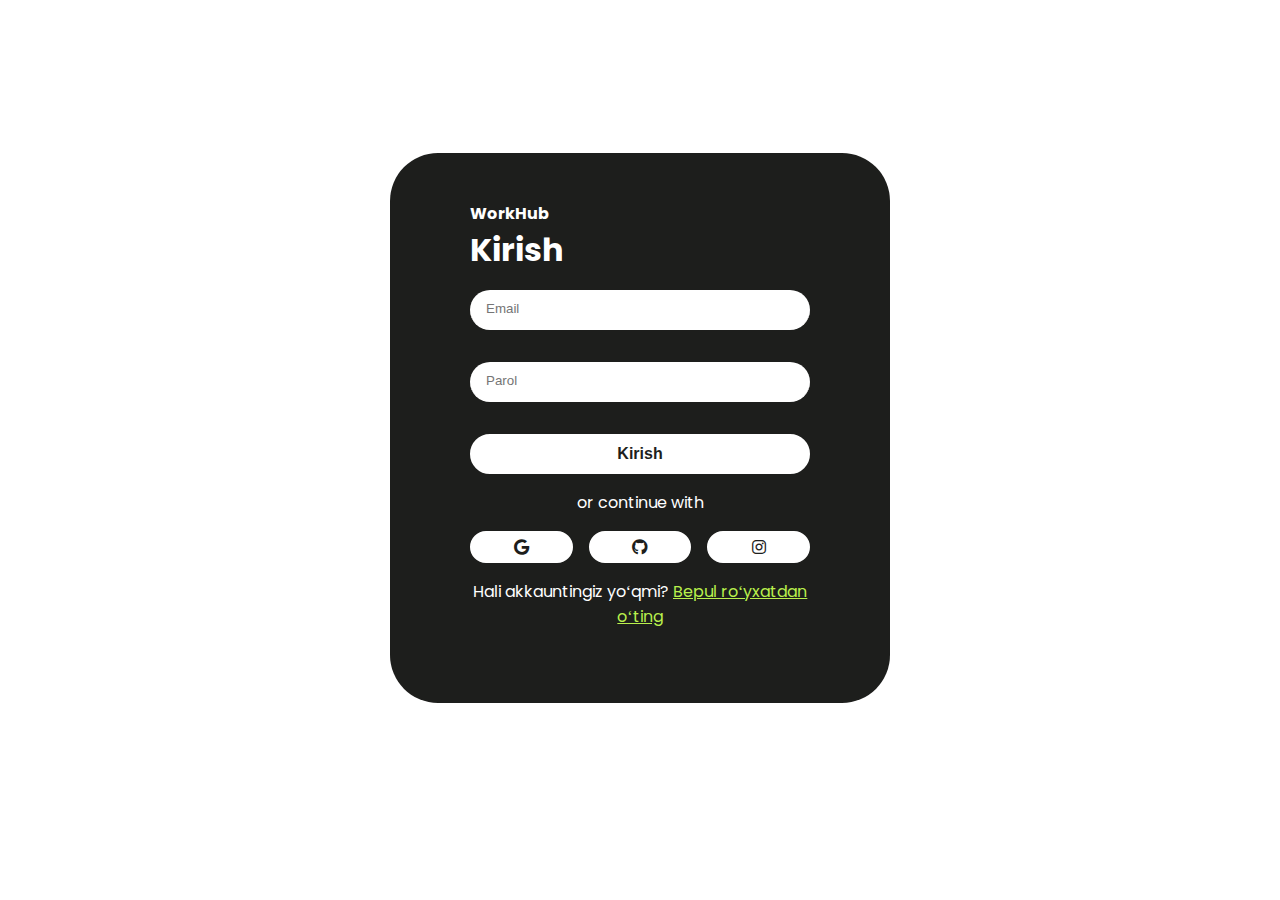
<file: login.html>
<!DOCTYPE html>
<html lang="en">
  <head>
    <meta charset="UTF-8" />
    <meta name="viewport" content="width=device-width, initial-scale=1.0" />
    <link rel="stylesheet" href="style.css" />
    <link rel="stylesheet" href="login.css" />
    <link
      rel="stylesheet"
      href="https://cdnjs.cloudflare.com/ajax/libs/font-awesome/6.7.2/css/all.min.css"
      integrity="sha512-Evv84Mr4kqVGRNSgIGL/F/aIDqQb7xQ2vcrdIwxfjThSH8CSR7PBEakCr51Ck+w+/U6swU2Im1vVX0SVk9ABhg=="
      crossorigin="anonymous"
      referrerpolicy="no-referrer"
    />
    <title>WorkHub</title>
  </head>
  <body>
    <div id="login">
        <div class="login__wrapper">
          <h4>WorkHub</h4>
          <h1>Kirish</h1>

          <form action="">
            <!-- <label for="email">Email</label> -->
            <input type="email" name="email" id="email" placeholder="Email" />
            <!-- <label for="password">Parol</label> -->
            <input
              type="password"
              id="password"
              name="password"
              placeholder="Parol"
            />
            <button type="submit">Kirish</button>
          </form>
          <p>or continue with</p>
          <ul>
            <li><a href="https://accounts.google.com/"><i class="fa-brands fa-google"></i></a></i></li>
            <li><a href="https://github.com/"><i class="fa-brands fa-github"></i></i></a></i></li>
            <li><a href="https://www.instagram.com/accounts/login/"><i class="fa-brands fa-instagram"></i></a></i></li>
          </ul>
          <p >Hali akkauntingiz yoʻqmi? <a href="register.html" class="link__register">Bepul roʻyxatdan oʻting</a></p>
        </div>
    </div>
  </body>
</html>
</file>
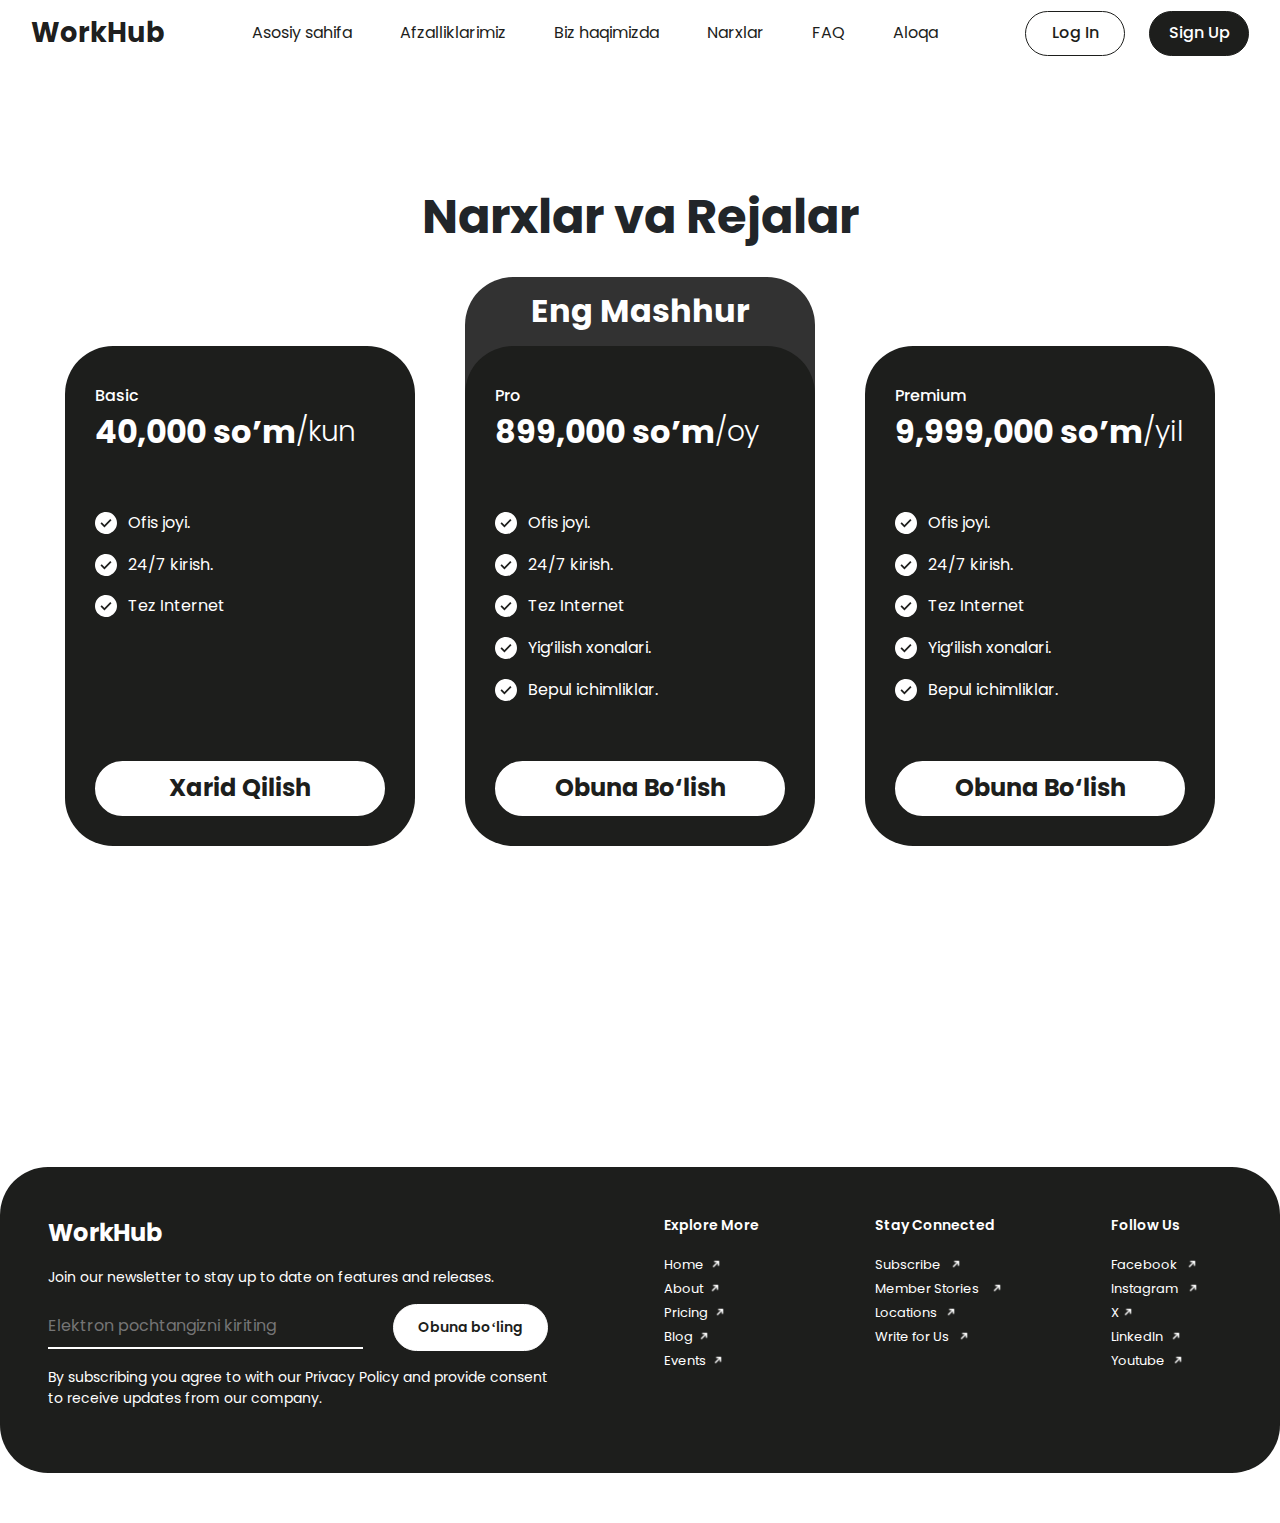
<file: pricing.html>
<!DOCTYPE html>
<html lang="en">
  <head>
    <meta charset="UTF-8" />
    <meta name="viewport" content="width=device-width, initial-scale=1.0" />
    <meta
      name="description"
      content="
    Discover the perfect coworking space for productivity and collaboration. Enjoy high-speed internet, modern amenities, and flexible plans designed to suit freelancers, startups, and remote teams. Book your spot today!"
    />
    <link
      rel="stylesheet"
      href="https://cdn.jsdelivr.net/npm/bootstrap@5.3.3/dist/css/bootstrap.min.css"
    />
    <link
      rel="stylesheet"
      href="https://cdn.jsdelivr.net/npm/bootstrap@4.0.0/dist/css/bootstrap.min.css"
      integrity="sha384-Gn5384xqQ1aoWXA+058RXPxPg6fy4IWvTNh0E263XmFcJlSAwiGgFAW/dAiS6JXm"
      crossorigin="anonymous"
    />

    <link rel="stylesheet" href="pricing.css" />
    <link rel="stylesheet" href="style.css" />
    <link rel="stylesheet" href="./footer.css" />
    <title>WorkHub</title>
  </head>
  <body>
    <nav class="navbar navbar-light sticky-top">
      <div class="container-fluid container">
        <a class="navbar-brand" href="#">WorkHub</a>
        <button
          style="
            border: none;
            background-color: var(--black);
            border-radius: 17px;
          "
          class="navbar-toggler"
          type="button"
          data-bs-toggle="offcanvas"
          data-bs-target="#offcanvasDarkNavbar"
          aria-controls="offcanvasDarkNavbar"
          aria-label="Toggle navigation"
        >
          <svg
            xmlns="http://www.w3.org/2000/svg"
            width="32"
            height="32"
            fill="#fff"
            class="bi bi-list"
            viewBox="0 0 16 16"
          >
            <path
              fill-rule="evenodd"
              d="M2.5 12a.5.5 0 0 1 .5-.5h10a.5.5 0 0 1 0 1H3a.5.5 0 0 1-.5-.5m0-4a.5.5 0 0 1 .5-.5h10a.5.5 0 0 1 0 1H3a.5.5 0 0 1-.5-.5m0-4a.5.5 0 0 1 .5-.5h10a.5.5 0 0 1 0 1H3a.5.5 0 0 1-.5-.5"
            />
          </svg>
          <!-- <span class="navbar-toggler-icon"></span> -->
        </button>
        <ul
          style="flex-direction: row; gap: 3rem"
          class="main__nav__list navbar-nav justify-content-center flex-grow-1 pe-3"
        >
          <li class="nav-item">
            <a class="nav-link" aria-current="page" href="./index.html"
              >Asosiy sahifa</a
            >
          </li>
          <li class="nav-item">
            <a
              class="nav-link"
              aria-current="page"
              href="./index.html#advantages"
              >Afzalliklarimiz</a
            >
          </li>
          <li class="nav-item">
            <a class="nav-link" aria-current="page" href="./index.html#about"
              >Biz haqimizda</a
            >
          </li>
          <li class="nav-item">
            <a class="nav-link" aria-current="page" href="#">Narxlar</a>
          </li>
          <li class="nav-item">
            <a class="nav-link" aria-current="page" href="./index.html#faqs"
              >FAQ</a
            >
          </li>
          <li class="nav-item">
            <a class="nav-link" aria-current="page" href="./index.html#cta"
              >Aloqa</a
            >
          </li>
        </ul>
        <button class="navbar__logIn"><a href="#">Log In</a></button>
        <button class="navbar__signUp"><a href="#">Sign Up</a></button>
        <div
          style="height: 100vh; width: 80%"
          class="offcanvas offcanvas-end text-bg-dark"
          tabindex="-1"
          id="offcanvasDarkNavbar"
          aria-labelledby="offcanvasDarkNavbarLabel"
          data-bs-backdrop="true"
          data-bs-scroll="false"
        >
          <div class="offcanvas-header">
            <h5 class="offcanvas-title" id="offcanvasDarkNavbarLabel">
              WorkHub
            </h5>
            <button
              type="button"
              class="btn-close btn-close-white"
              data-bs-dismiss="offcanvas"
              aria-label="Close"
            ></button>
          </div>
          <div class="offcanvas-body">
            <ul class="navbar-nav justify-content-end flex-grow-1 pe-3">
              <li class="nav-item">
                <a class="nav-link" aria-current="page" href="./index.html"
                  >Asosiy sahifa</a
                >
              </li>
              <li class="nav-item">
                <a
                  class="nav-link"
                  aria-current="page"
                  href="./index.html#advantages"
                  >Afzalliklarimiz</a
                >
              </li>
              <li class="nav-item">
                <a
                  class="nav-link"
                  aria-current="page"
                  href="./index.html#about"
                  >Biz haqimizda</a
                >
              </li>
              <li class="nav-item">
                <a class="nav-link" aria-current="page" href="#">Narxlar</a>
              </li>
              <li class="nav-item">
                <a class="nav-link" aria-current="page" href="./index.html#faqs"
                  >FAQ</a
                >
              </li>
              <li class="nav-item">
                <a class="nav-link" aria-current="page" href="./index.html#cta"
                  >Aloqa</a
                >
              </li>
              <div
                style="
                  display: flex;
                  justify-content: end;
                  margin: calc(100% - 100px) 0 0 0;
                "
              >
                <button class="navbar__logIn2"><a href="#">Log In</a></button>
                <button class="navbar__signUp2"><a href="#">Sign Up</a></button>
              </div>
            </ul>
          </div>
        </div>
      </div>
    </nav>

    <section id="plans">
      <div class="container">
        <h1 class="title">Narxlar va Rejalar</h1>

        <div class="plans__wrapper">
          <div class="plans__card">
            <h4>Basic</h4>
            <span>
              <h1>40,000 so’m</h1>
              <h3>/kun</h3>
            </span>

            <ul>
              <li>
                <svg
                  width="22"
                  height="22"
                  viewBox="0 0 22 22"
                  fill="none"
                  xmlns="http://www.w3.org/2000/svg"
                >
                  <path
                    d="M11 0C8.82441 0 6.69767 0.645139 4.88873 1.85383C3.07979 3.06253 1.66989 4.78049 0.83733 6.79048C0.00476611 8.80047 -0.213071 11.0122 0.211367 13.146C0.635804 15.2798 1.68345 17.2398 3.22183 18.7782C4.76021 20.3165 6.72022 21.3642 8.85401 21.7886C10.9878 22.2131 13.1995 21.9952 15.2095 21.1627C17.2195 20.3301 18.9375 18.9202 20.1462 17.1113C21.3549 15.3023 22 13.1756 22 11C22 8.08262 20.8411 5.28472 18.7782 3.22182C16.7153 1.15892 13.9174 0 11 0ZM9.42857 15.3921L5.5 11.4636L6.74929 10.2143L9.42857 12.8936L15.2507 7.07143L16.5047 8.31757L9.42857 15.3921Z"
                    fill="white"
                  />
                </svg>
                <p>Ofis joyi.</p>
              </li>
              <li>
                <svg
                  width="22"
                  height="22"
                  viewBox="0 0 22 22"
                  fill="none"
                  xmlns="http://www.w3.org/2000/svg"
                >
                  <path
                    d="M11 0C8.82441 0 6.69767 0.645139 4.88873 1.85383C3.07979 3.06253 1.66989 4.78049 0.83733 6.79048C0.00476611 8.80047 -0.213071 11.0122 0.211367 13.146C0.635804 15.2798 1.68345 17.2398 3.22183 18.7782C4.76021 20.3165 6.72022 21.3642 8.85401 21.7886C10.9878 22.2131 13.1995 21.9952 15.2095 21.1627C17.2195 20.3301 18.9375 18.9202 20.1462 17.1113C21.3549 15.3023 22 13.1756 22 11C22 8.08262 20.8411 5.28472 18.7782 3.22182C16.7153 1.15892 13.9174 0 11 0ZM9.42857 15.3921L5.5 11.4636L6.74929 10.2143L9.42857 12.8936L15.2507 7.07143L16.5047 8.31757L9.42857 15.3921Z"
                    fill="white"
                  />
                </svg>
                <p>24/7 kirish.</p>
              </li>
              <li>
                <svg
                  width="22"
                  height="22"
                  viewBox="0 0 22 22"
                  fill="none"
                  xmlns="http://www.w3.org/2000/svg"
                >
                  <path
                    d="M11 0C8.82441 0 6.69767 0.645139 4.88873 1.85383C3.07979 3.06253 1.66989 4.78049 0.83733 6.79048C0.00476611 8.80047 -0.213071 11.0122 0.211367 13.146C0.635804 15.2798 1.68345 17.2398 3.22183 18.7782C4.76021 20.3165 6.72022 21.3642 8.85401 21.7886C10.9878 22.2131 13.1995 21.9952 15.2095 21.1627C17.2195 20.3301 18.9375 18.9202 20.1462 17.1113C21.3549 15.3023 22 13.1756 22 11C22 8.08262 20.8411 5.28472 18.7782 3.22182C16.7153 1.15892 13.9174 0 11 0ZM9.42857 15.3921L5.5 11.4636L6.74929 10.2143L9.42857 12.8936L15.2507 7.07143L16.5047 8.31757L9.42857 15.3921Z"
                    fill="white"
                  />
                </svg>
                <p>Tez Internet</p>
              </li>
            </ul>
            <a class="plan__btn" href="login.html">Xarid Qilish</a>
          </div>
          <div class="plans__card pro">
            <h4>Pro</h4>
            <span>
              <h1>899,000 so’m</h1>
              <h3>/oy</h3>
            </span>

            <ul>
              <li>
                <svg
                  width="22"
                  height="22"
                  viewBox="0 0 22 22"
                  fill="none"
                  xmlns="http://www.w3.org/2000/svg"
                >
                  <path
                    d="M11 0C8.82441 0 6.69767 0.645139 4.88873 1.85383C3.07979 3.06253 1.66989 4.78049 0.83733 6.79048C0.00476611 8.80047 -0.213071 11.0122 0.211367 13.146C0.635804 15.2798 1.68345 17.2398 3.22183 18.7782C4.76021 20.3165 6.72022 21.3642 8.85401 21.7886C10.9878 22.2131 13.1995 21.9952 15.2095 21.1627C17.2195 20.3301 18.9375 18.9202 20.1462 17.1113C21.3549 15.3023 22 13.1756 22 11C22 8.08262 20.8411 5.28472 18.7782 3.22182C16.7153 1.15892 13.9174 0 11 0ZM9.42857 15.3921L5.5 11.4636L6.74929 10.2143L9.42857 12.8936L15.2507 7.07143L16.5047 8.31757L9.42857 15.3921Z"
                    fill="white"
                  />
                </svg>
                <p>Ofis joyi.</p>
              </li>
              <li>
                <svg
                  width="22"
                  height="22"
                  viewBox="0 0 22 22"
                  fill="none"
                  xmlns="http://www.w3.org/2000/svg"
                >
                  <path
                    d="M11 0C8.82441 0 6.69767 0.645139 4.88873 1.85383C3.07979 3.06253 1.66989 4.78049 0.83733 6.79048C0.00476611 8.80047 -0.213071 11.0122 0.211367 13.146C0.635804 15.2798 1.68345 17.2398 3.22183 18.7782C4.76021 20.3165 6.72022 21.3642 8.85401 21.7886C10.9878 22.2131 13.1995 21.9952 15.2095 21.1627C17.2195 20.3301 18.9375 18.9202 20.1462 17.1113C21.3549 15.3023 22 13.1756 22 11C22 8.08262 20.8411 5.28472 18.7782 3.22182C16.7153 1.15892 13.9174 0 11 0ZM9.42857 15.3921L5.5 11.4636L6.74929 10.2143L9.42857 12.8936L15.2507 7.07143L16.5047 8.31757L9.42857 15.3921Z"
                    fill="white"
                  />
                </svg>
                <p>24/7 kirish.</p>
              </li>
              <li>
                <svg
                  width="22"
                  height="22"
                  viewBox="0 0 22 22"
                  fill="none"
                  xmlns="http://www.w3.org/2000/svg"
                >
                  <path
                    d="M11 0C8.82441 0 6.69767 0.645139 4.88873 1.85383C3.07979 3.06253 1.66989 4.78049 0.83733 6.79048C0.00476611 8.80047 -0.213071 11.0122 0.211367 13.146C0.635804 15.2798 1.68345 17.2398 3.22183 18.7782C4.76021 20.3165 6.72022 21.3642 8.85401 21.7886C10.9878 22.2131 13.1995 21.9952 15.2095 21.1627C17.2195 20.3301 18.9375 18.9202 20.1462 17.1113C21.3549 15.3023 22 13.1756 22 11C22 8.08262 20.8411 5.28472 18.7782 3.22182C16.7153 1.15892 13.9174 0 11 0ZM9.42857 15.3921L5.5 11.4636L6.74929 10.2143L9.42857 12.8936L15.2507 7.07143L16.5047 8.31757L9.42857 15.3921Z"
                    fill="white"
                  />
                </svg>
                <p>Tez Internet</p>
              </li>
              <li>
                <svg
                  width="22"
                  height="22"
                  viewBox="0 0 22 22"
                  fill="none"
                  xmlns="http://www.w3.org/2000/svg"
                >
                  <path
                    d="M11 0C8.82441 0 6.69767 0.645139 4.88873 1.85383C3.07979 3.06253 1.66989 4.78049 0.83733 6.79048C0.00476611 8.80047 -0.213071 11.0122 0.211367 13.146C0.635804 15.2798 1.68345 17.2398 3.22183 18.7782C4.76021 20.3165 6.72022 21.3642 8.85401 21.7886C10.9878 22.2131 13.1995 21.9952 15.2095 21.1627C17.2195 20.3301 18.9375 18.9202 20.1462 17.1113C21.3549 15.3023 22 13.1756 22 11C22 8.08262 20.8411 5.28472 18.7782 3.22182C16.7153 1.15892 13.9174 0 11 0ZM9.42857 15.3921L5.5 11.4636L6.74929 10.2143L9.42857 12.8936L15.2507 7.07143L16.5047 8.31757L9.42857 15.3921Z"
                    fill="white"
                  />
                </svg>
                <p>Yig‘ilish xonalari.</p>
              </li>
              <li>
                <svg
                  width="22"
                  height="22"
                  viewBox="0 0 22 22"
                  fill="none"
                  xmlns="http://www.w3.org/2000/svg"
                >
                  <path
                    d="M11 0C8.82441 0 6.69767 0.645139 4.88873 1.85383C3.07979 3.06253 1.66989 4.78049 0.83733 6.79048C0.00476611 8.80047 -0.213071 11.0122 0.211367 13.146C0.635804 15.2798 1.68345 17.2398 3.22183 18.7782C4.76021 20.3165 6.72022 21.3642 8.85401 21.7886C10.9878 22.2131 13.1995 21.9952 15.2095 21.1627C17.2195 20.3301 18.9375 18.9202 20.1462 17.1113C21.3549 15.3023 22 13.1756 22 11C22 8.08262 20.8411 5.28472 18.7782 3.22182C16.7153 1.15892 13.9174 0 11 0ZM9.42857 15.3921L5.5 11.4636L6.74929 10.2143L9.42857 12.8936L15.2507 7.07143L16.5047 8.31757L9.42857 15.3921Z"
                    fill="white"
                  />
                </svg>
                <p>Bepul ichimliklar.</p>
              </li>
            </ul>
            <a class="plan__btn" href="login.html">Obuna Bo‘lish</a>
          </div>
          <div class="plans__card">
            <h4>Premium</h4>
            <span>
              <h1>9,999,000 so’m</h1>
              <h3>/yil</h3>
            </span>

            <ul>
              <li>
                <svg
                  width="22"
                  height="22"
                  viewBox="0 0 22 22"
                  fill="none"
                  xmlns="http://www.w3.org/2000/svg"
                >
                  <path
                    d="M11 0C8.82441 0 6.69767 0.645139 4.88873 1.85383C3.07979 3.06253 1.66989 4.78049 0.83733 6.79048C0.00476611 8.80047 -0.213071 11.0122 0.211367 13.146C0.635804 15.2798 1.68345 17.2398 3.22183 18.7782C4.76021 20.3165 6.72022 21.3642 8.85401 21.7886C10.9878 22.2131 13.1995 21.9952 15.2095 21.1627C17.2195 20.3301 18.9375 18.9202 20.1462 17.1113C21.3549 15.3023 22 13.1756 22 11C22 8.08262 20.8411 5.28472 18.7782 3.22182C16.7153 1.15892 13.9174 0 11 0ZM9.42857 15.3921L5.5 11.4636L6.74929 10.2143L9.42857 12.8936L15.2507 7.07143L16.5047 8.31757L9.42857 15.3921Z"
                    fill="white"
                  />
                </svg>
                <p>Ofis joyi.</p>
              </li>
              <li>
                <svg
                  width="22"
                  height="22"
                  viewBox="0 0 22 22"
                  fill="none"
                  xmlns="http://www.w3.org/2000/svg"
                >
                  <path
                    d="M11 0C8.82441 0 6.69767 0.645139 4.88873 1.85383C3.07979 3.06253 1.66989 4.78049 0.83733 6.79048C0.00476611 8.80047 -0.213071 11.0122 0.211367 13.146C0.635804 15.2798 1.68345 17.2398 3.22183 18.7782C4.76021 20.3165 6.72022 21.3642 8.85401 21.7886C10.9878 22.2131 13.1995 21.9952 15.2095 21.1627C17.2195 20.3301 18.9375 18.9202 20.1462 17.1113C21.3549 15.3023 22 13.1756 22 11C22 8.08262 20.8411 5.28472 18.7782 3.22182C16.7153 1.15892 13.9174 0 11 0ZM9.42857 15.3921L5.5 11.4636L6.74929 10.2143L9.42857 12.8936L15.2507 7.07143L16.5047 8.31757L9.42857 15.3921Z"
                    fill="white"
                  />
                </svg>
                <p>24/7 kirish.</p>
              </li>
              <li>
                <svg
                  width="22"
                  height="22"
                  viewBox="0 0 22 22"
                  fill="none"
                  xmlns="http://www.w3.org/2000/svg"
                >
                  <path
                    d="M11 0C8.82441 0 6.69767 0.645139 4.88873 1.85383C3.07979 3.06253 1.66989 4.78049 0.83733 6.79048C0.00476611 8.80047 -0.213071 11.0122 0.211367 13.146C0.635804 15.2798 1.68345 17.2398 3.22183 18.7782C4.76021 20.3165 6.72022 21.3642 8.85401 21.7886C10.9878 22.2131 13.1995 21.9952 15.2095 21.1627C17.2195 20.3301 18.9375 18.9202 20.1462 17.1113C21.3549 15.3023 22 13.1756 22 11C22 8.08262 20.8411 5.28472 18.7782 3.22182C16.7153 1.15892 13.9174 0 11 0ZM9.42857 15.3921L5.5 11.4636L6.74929 10.2143L9.42857 12.8936L15.2507 7.07143L16.5047 8.31757L9.42857 15.3921Z"
                    fill="white"
                  />
                </svg>
                <p>Tez Internet</p>
              </li>
              <li>
                <svg
                  width="22"
                  height="22"
                  viewBox="0 0 22 22"
                  fill="none"
                  xmlns="http://www.w3.org/2000/svg"
                >
                  <path
                    d="M11 0C8.82441 0 6.69767 0.645139 4.88873 1.85383C3.07979 3.06253 1.66989 4.78049 0.83733 6.79048C0.00476611 8.80047 -0.213071 11.0122 0.211367 13.146C0.635804 15.2798 1.68345 17.2398 3.22183 18.7782C4.76021 20.3165 6.72022 21.3642 8.85401 21.7886C10.9878 22.2131 13.1995 21.9952 15.2095 21.1627C17.2195 20.3301 18.9375 18.9202 20.1462 17.1113C21.3549 15.3023 22 13.1756 22 11C22 8.08262 20.8411 5.28472 18.7782 3.22182C16.7153 1.15892 13.9174 0 11 0ZM9.42857 15.3921L5.5 11.4636L6.74929 10.2143L9.42857 12.8936L15.2507 7.07143L16.5047 8.31757L9.42857 15.3921Z"
                    fill="white"
                  />
                </svg>
                <p>Yig‘ilish xonalari.</p>
              </li>
              <li>
                <svg
                  width="22"
                  height="22"
                  viewBox="0 0 22 22"
                  fill="none"
                  xmlns="http://www.w3.org/2000/svg"
                >
                  <path
                    d="M11 0C8.82441 0 6.69767 0.645139 4.88873 1.85383C3.07979 3.06253 1.66989 4.78049 0.83733 6.79048C0.00476611 8.80047 -0.213071 11.0122 0.211367 13.146C0.635804 15.2798 1.68345 17.2398 3.22183 18.7782C4.76021 20.3165 6.72022 21.3642 8.85401 21.7886C10.9878 22.2131 13.1995 21.9952 15.2095 21.1627C17.2195 20.3301 18.9375 18.9202 20.1462 17.1113C21.3549 15.3023 22 13.1756 22 11C22 8.08262 20.8411 5.28472 18.7782 3.22182C16.7153 1.15892 13.9174 0 11 0ZM9.42857 15.3921L5.5 11.4636L6.74929 10.2143L9.42857 12.8936L15.2507 7.07143L16.5047 8.31757L9.42857 15.3921Z"
                    fill="white"
                  />
                </svg>
                <p>Bepul ichimliklar.</p>
              </li>
            </ul>
            <a class="plan__btn" href="./login.html">Obuna Bo‘lish</a>
          </div>

        </div>
      </div>
    </section>

    <footer id="footer">
      <div class="container">
        <div class="f1">
          <a href="#">WorkHub</a>
          <p>
            Join our newsletter to stay up to date on features and releases.
          </p>
          <form action="">
            <input
              type="text"
              placeholder="Elektron pochtangizni kiriting"
              name="email"
            />
            <button type="submit" class="">Obuna boʻling</button>
          </form>
          <p>
            By subscribing you agree to with our Privacy Policy and provide
            consent to receive updates from our company.
          </p>
        </div>
        <div class="f2">
          <ul>
            <li class="footer_title"><p href="">Explore More</p></li>
            <li><a href="">Home</a></li>
            <li><a href="">About</a></li>
            <li><a href="">Pricing</a></li>
            <li><a href="">Blog</a></li>
            <li><a href="">Events</a></li>
          </ul>
        </div>
        <div class="f3">
          <ul>
            <li class="footer_title"><p href="">Stay Connected</p></li>
            <li><a href="">Subscribe</a></li>
            <li><a href="">Member Stories</a></li>
            <li><a href="">Locations</a></li>
            <li><a href="">Write for Us</a></li>
          </ul>
        </div>
        <div class="f4">
          <ul>
            <li class="footer_title"><p href="">Follow Us</p></li>
            <li><a href="">Facebook</a></li>
            <li><a href="">Instagram</a></li>
            <li><a href="">X</a></li>
            <li><a href="">LinkedIn</a></li>
            <li><a href="">Youtube</a></li>
          </ul>
        </div>
      </div>
    </footer>
    <script
      src="https://cdnjs.cloudflare.com/ajax/libs/bootstrap/5.3.3/js/bootstrap.min.js"
      integrity="sha512-ykZ1QQr0Jy/4ZkvKuqWn4iF3lqPZyij9iRv6sGqLRdTPkY69YX6+7wvVGmsdBbiIfN/8OdsI7HABjvEok6ZopQ=="
      crossorigin="anonymous"
      referrerpolicy="no-referrer"
    ></script>
  </body>
</html>
</file>
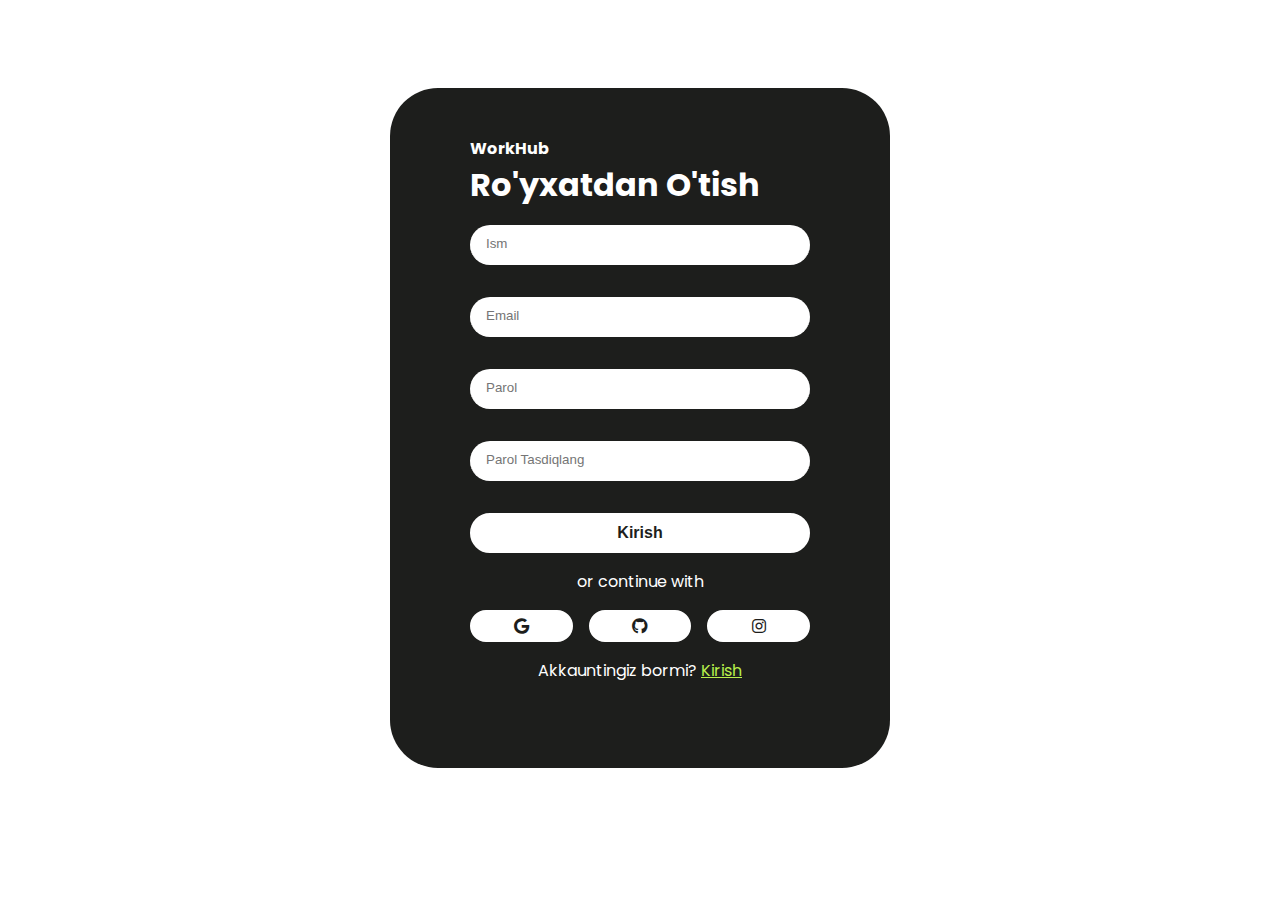
<file: register.html>
<!DOCTYPE html>
<html lang="en">
<head>
  <meta charset="UTF-8">
  <meta name="viewport" content="width=device-width, initial-scale=1.0">
  <title>WorkHub</title>
  <link
    rel="stylesheet"
    href="https://cdnjs.cloudflare.com/ajax/libs/font-awesome/6.7.2/css/all.min.css"
    integrity="sha512-Evv84Mr4kqVGRNSgIGL/F/aIDqQb7xQ2vcrdIwxfjThSH8CSR7PBEakCr51Ck+w+/U6swU2Im1vVX0SVk9ABhg=="
    crossorigin="anonymous"
    referrerpolicy="no-referrer"
  />
  <link rel="stylesheet" href="style.css">
  <link rel="stylesheet" href="login.css">
</head>
<body>
  <div id="login" class="register">
        <div class="login__wrapper">
          <h4>WorkHub</h4>
          <h1>Ro'yxatdan O'tish</h1>

          <form action="">
            <input type="name" name="name" id="name" placeholder="Ism" />
            <input type="email" name="email" id="email" placeholder="Email" />
            <input
              type="password"
              id="password"
              name="password"
              placeholder="Parol"
            />
            <input
              type="password"
              id="password"
              name="password"
              placeholder="Parol Tasdiqlang"
            />
            <button type="submit">Kirish</button>
          </form>
          <p>or continue with</p>
          <ul>
            <li><a href="https://accounts.google.com/"><i class="fa-brands fa-google"></i></a></i></li>
            <li><a href="https://github.com/"><i class="fa-brands fa-github"></i></i></a></i></li>
            <li><a href="https://www.instagram.com/accounts/login/"><i class="fa-brands fa-instagram"></i></a></i></li>
          </ul>
          <p>Akkauntingiz bormi? <a href="login.html" class="link__register">Kirish</a></p>
        </div>
    </div>
</body>
</html>
</file>
<file: style.css>
@import url(https://fonts.googleapis.com/css?family=Poppins:100,100italic,200,200italic,300,300italic,regular,italic,500,500italic,600,600italic,700,700italic,800,800italic,900,900italic);
:root {
  --white: #fff;
  --black: #1d1e1c;
  --black-hover: #1d1e1cd1;
  --tran: 0.2s;
  --sky-blue: #A6E8F6;
  --shiny-pink: #FCBEDC;
  --prime: #b9f04c;
  --almost-orange: #FBC899;
  --grey: #323232;
}
*, p {
  /* border: 1px solid red; */
  box-sizing: border-box;
  margin: 0;
  padding: 0;
  scrollbar-color: var(--black) transparent;
  /* scrollbar-arrow-color: ; */
  scrollbar-width: thin;
  
}
ul, li {
  list-style: none;
}
body {
  font-family: Poppins;
  /* -webkit-line-break: after-white-space; */
}
body.active {
  padding: 0 !important;
}

.container {
  max-width: 1312px;
  margin: 0 auto;
}
.btn {
   font-weight: 600;
   color: var(--white);
   background-color: var(--black);
   padding: 12px 24px;
   font-size: 14px;
   border-radius: 42px;
   border: 1px solid var(--black);
}
.btn:hover {
     border: 1px solid var(--black);
}
.title {
  font-weight: bold;
  font-size: 3em;
  text-align: center;
  img {
    height: 48px;
  }
}
@media (max-width: 767px) {
  .title {
    font-size: 2em;
    img {
      height: 38px;
    }
  }
}
.offcanvas-backdrop.fade.show {
  background-color: var(--black-hover);
}
.navbar-toggler {
  display: none;
}
.navbar {
  background-color: var(--white);
  color: var(--black) !important;
  .navbar-brand {
    font-weight: bold;
    font-size: 1.7em;
  }
}

@media (width < 767px) {
  .navbar-brand {
    font-weight: bold;
    font-size: 1.7em !important;
  }
}
.offcanvas {
  background-color: var(--black) !important;
  .nav-link {
    color: var(--white) !important;
    font-size: 2em;
    transition: var(--tran);
  }
  .nav-link:hover {
    color: var(--prime) !important;
  }
  .nav-link:active,
  .nav-link.active {
    color: var(--prime);
  }
  .offcanvas-title {
    font-weight: bold;
    font-size: 2em;
  }
}
@media (width < 967px) {
  .main__nav__list,.navbar__signUp, .navbar__logIn {
    display: none;
  }
  .navbar-toggler {
    display: block;
  }
}
.main__nav__list {
  .nav-link {
    color: var(--black) !important;
  }
  .nav-link:hover {
    color: var(--prime) !important;
  }
  .nav-link:active,
  .nav-link.active {
    color: var(--prime) !important;
  }
}

.navbar__logIn {
  width: 100px;
  height: 45px;
  border: 1px solid var(--black);
  border-radius: 42px;
  background-color: transparent;
  transition: var(--tran);
  a {
    color: var(--black);
    text-decoration: none;
    font-weight: 500;
  }
}
.navbar__logIn:hover {
  background-color: var(--white);
  transform: scale(1.1);
}
.navbar__signUp {
  margin-left: 24px;
  width: 100px;
  height: 45px;
  border: 1px solid var(--black);
  border-radius: 42px;
  background-color: var(--black);
  transition: var(--tran);
  a {
    color: var(--white);
    text-decoration: none;
    font-weight: 500;
  }
}
.navbar__signUp:hover {
  transform: scale(1.1);

}
/* ***************************************** */

.navbar__logIn2 {
  width: 100px;
  height: 45px;
  border: 1px solid var(--black);
  border-radius: 42px;
  background-color: var(--white);
  transition: var(--tran);
  a {
    color: var(--black);
    text-decoration: none;
    font-weight: 500;
  }
}
.navbar__logIn2:hover {
  background-color: var(--white);
  transform: scale(1.1);
}
.navbar__signUp2 {
  margin-left: 24px;
  width: 100px;
  height: 45px;
  border: 1px solid var(--black);
  border-radius: 42px;
  background-color: var(--black);
  transition: var(--tran);
  a {
    color: var(--white);
    text-decoration: none;
    font-weight: 500;
  }
}
.navbar__signUp2:hover {
  transform: scale(1.1);

}
</file>
<file: login.css>
#login {
  min-height: 95vh;
  display: flex;
  justify-content: center;
  align-items: center;
}
.login__wrapper {
  background-color: var(--black);
  color: var(--white);
  width: 500px;
  height: 550px;
  border-radius: 48px;
  padding: 3rem 5rem;
  form {
    margin-top: 1rem;
    display: flex;
    flex-direction: column;
    gap: 2rem;
  }
  p {
    text-align: center;
    margin: 1rem 0;
  }
  input {
    transition: outline 1s ease;
    padding: 0 1rem;
    border-radius: 24px;
    height: 40px;
    border: none;
    background-color: var(--white);
    border-bottom: 2px solid var(--white);
  }
  button {
    color: var(--black);
    border-radius: 24px;
    height: 40px;
    background-color: var(--white);
    border: 2px solid var(--white);
    font-size: 1em;
    font-weight: bold;
    transition: var(--tran);
  }
  button:hover {
    background-color: transparent;
    color: var(--white);
  }
  ul {
    display: flex;
    gap: 1rem;
    li {
      border-radius: 1rem;
      width: 33%;
      height: 2rem;
      a {
        text-decoration: none;
        width: 100%;
        text-align: center;
        height: 100%;
        display: flex;
        justify-content: center;
        align-items: center;
        color: var(--black);
      }
      background-color: var(--white);
      border: 2px solid var(--white);
      transition: var(--tran);
    }
    li:hover {
      border-radius: 1rem;
      width: 33%;
      height: 2rem;
      a  {
        color: var(--white);
      }
      background-color: transparent;
      display: flex;
      justify-content: center;
      align-items: center;
    }
  }
  .link__register {
    color: var(--prime);
  }
}



.register {
  .login__wrapper { 
    height: 680px;
  }
}


@media (max-width: 767px)
{
  .register, #login {
    background-color: var(--black);
    min-height: 100vh;
    .login__wrapper { 
    border-radius: 0;
    padding: 3rem;

  }
}
}
</file>
<file: pricing.css>
@media (max-width: 2000px) and (min-width: 767px) {
  #plans {
    display: flex;
    align-items: center;
    height: calc(100vh);
  }
}


.plans__wrapper {
  margin-top: 100px;
  display: flex;
  justify-content: space-evenly;
}
.plans__card {
  position: relative;
  width: 350px;
  height: 500px;
  background-color: var(--black);
  color: var(--white);
  border-radius: 48px;
  padding: 40px 30px;
  h4 {
    font-size: 16px;
  }
  span {
    display: flex;
    align-items: center;
    h1 {
      text-wrap: nowrap;
      font-size: 2em;
      font-weight: bold;
    }
    h3 {
      font-weight: 300;
    }
  }
  ul {
    margin-top: 52px;
    padding: 0;
    margin-right: auto;
    display: flex;
    flex-direction: column;
    gap: 1.1rem;
    li {
      display: flex;
      align-items: center;
      gap: 0.7rem;      
    }
  }
  .plan__btn {
    width: calc(100% - 60px);
    height: 55px;
    display: flex;
    justify-content: center;
    align-items: center;
    background-color: var(--white);
    color: var(--black) !important;
    font-size: 1.5rem;
    font-weight: bold;
    border-radius: 48px;
    border: 2px solid var(--white);
    position: absolute;
    bottom: 30px;
    transition: var(--tran);
  }
  .plan__btn:hover {
    background-color: transparent;
    color: var(--white) !important;
    text-decoration: none;
  }

}
.plans__card.pro::before {
  content: "Eng Mashhur";
  position: absolute;
  width: 100%;
  height: 50%;
  background-color: var(--grey);
  left: 50%;
  transform: translateX(-50%);
  top: -69px;
  border-radius: 48px;
  z-index: -1;
  text-align: center;
  font-size: 2em;
  font-weight: bold;
  padding-top: 10px;
}
@media (max-width: 767px) {
  .plans__wrapper {
    flex-direction: column;
    align-items: center;
    gap: 40px;    
  }
  .plans__card.pro {
    margin-top: 60px;
  }
}
</file>
<file: footer.css>
#footer {
  padding-bottom: 50px;
  margin-top: 200px;
  h1,
  p,
  a {
    /* text-decoration: none; */
    color: var(--white);
    padding: 0;
    margin: 0;
  }
  .container {
    display: flex;
    justify-content: space-between;
    border-radius: 48px;
    background-color: var(--black);
    padding: 48px 100px 48px 48px;
  }
  .f1 {
    max-width: 500px;
    a {
      font-weight: bold;
      font-size: 1.5em;
    }
    p {
      font-size: 14px;
      margin: 1rem 0rem;
    }
    form {
      display: flex;
      gap: 30px;
    }
    input {
      width: 100%;
      height: 45px;
      background-color: transparent;
      outline: none;
      border: none;
      border-bottom: 2px solid var(--white);
      color: var(--white);
    }
    button {
      border-radius: 42px;
      border: 1px solid var(--white);
      font-size: 14px;
      font-weight: 600;
      background-color: var(--white);
      color: var(--black);
      text-wrap: nowrap;
      padding: 12px 24px;
      transition: var(--tran);
    }
    button:hover {
      color: var(--white);
      background-color: transparent;
    }
  }

  .f2,
  .f3,
  .f4 {
    li {
      a {
        position: relative;
        font-size: 13px;
        margin: 1em 0;
      }
    }
    li a::before {
      content: " ";
      position: absolute;
      left: 110%;
      top: 50%;
      transform: translateY(-50%);
      width: 1rem;
      height: 1rem;
      background-image: url(./assets/link.png);
      background-size: cover;
    }
  }
  .footer_title a::before {
    display: none;
  }

  .footer_title {
    a::before {
      content: "a";
    }
    font-weight: 600;
    font-size: 14px;
    margin-bottom: 1rem;
  }
}

@media (max-width: 767px) {
  #footer {
    padding: 0 20px 20px;
    margin-top: 100px;
    .container {
      border-radius: 24px;
      padding: 30px;
      margin: 0 auto;
      flex-direction: column;
      justify-content: center;
    }
    .f1 {
      
      text-align: center;
      form {
        flex-direction: column; 
      }
      a {
        text-align: center;
      }
    }
    .f2,
    .f3,
    .f4 {
      ul {
        padding: 0;
      }
      p {
        margin-top: 2rem;
      }
      text-align: center;
    }
  }
}
</file>
